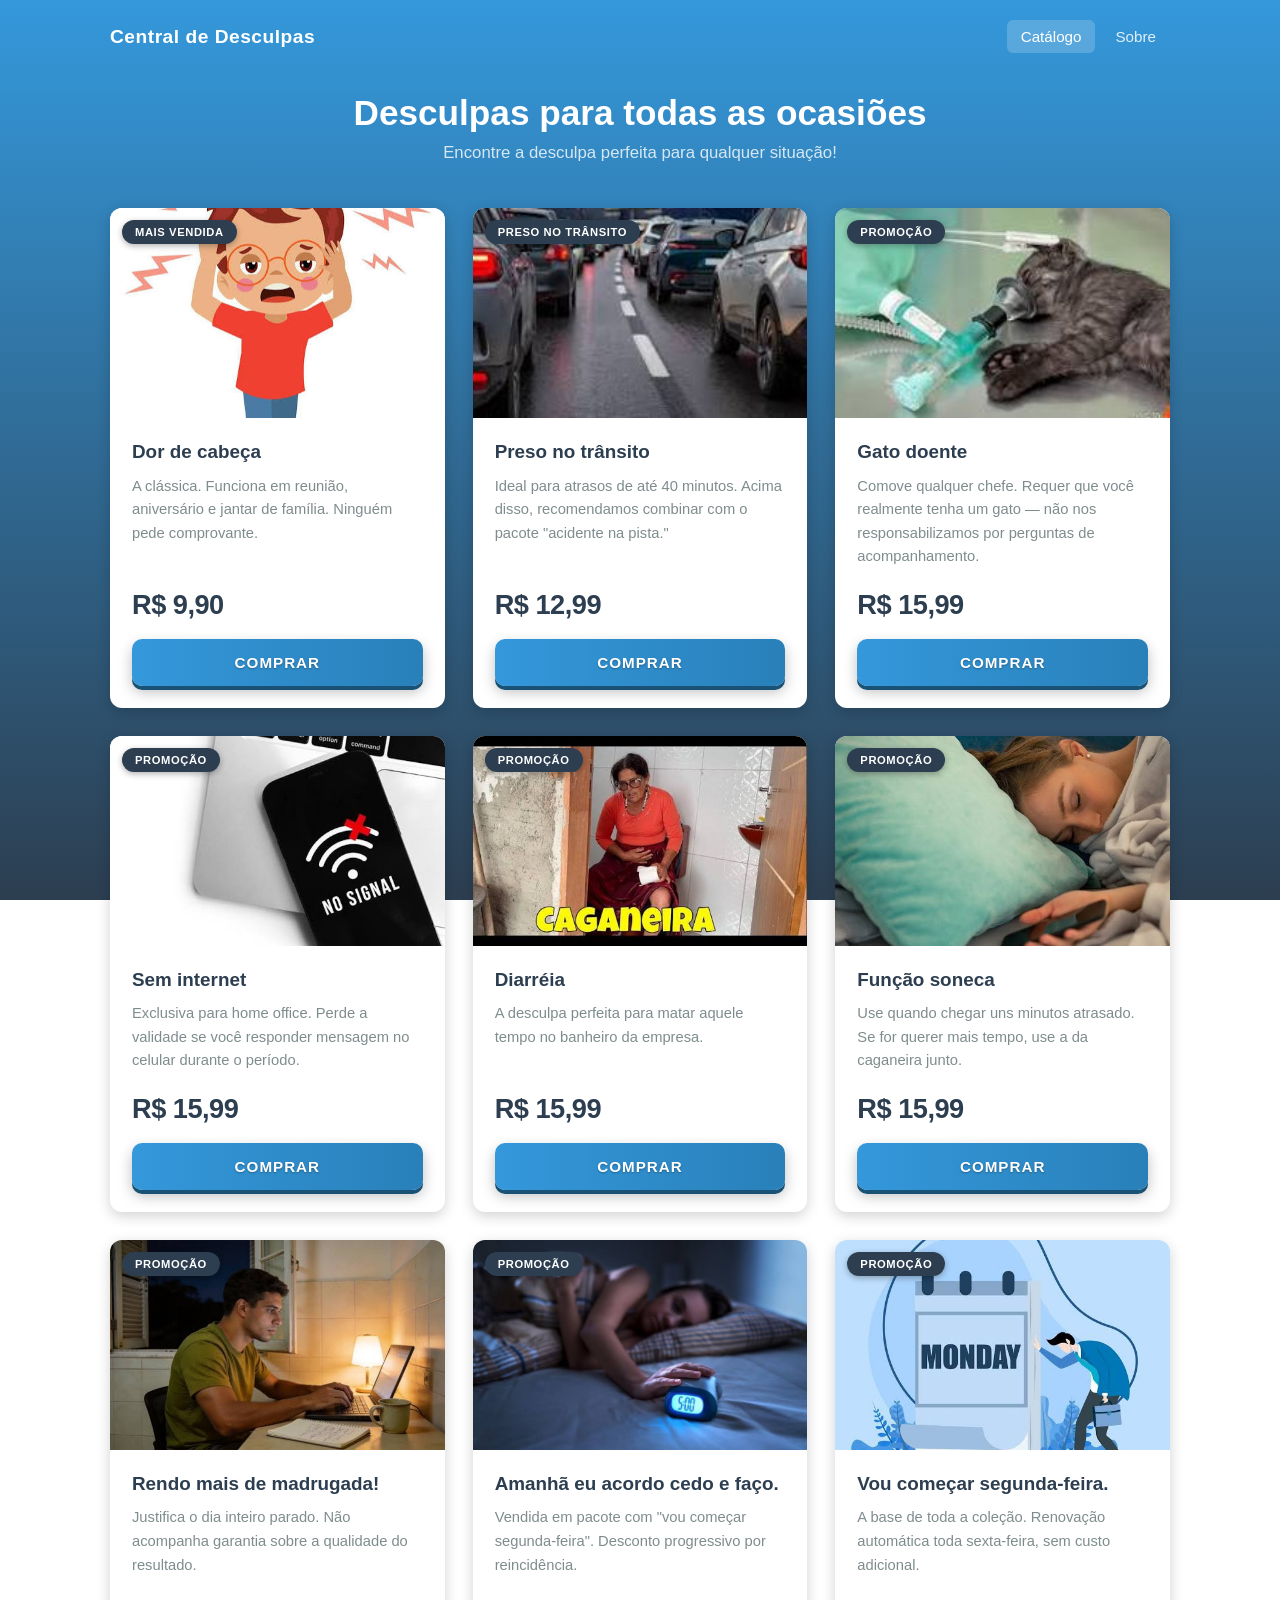
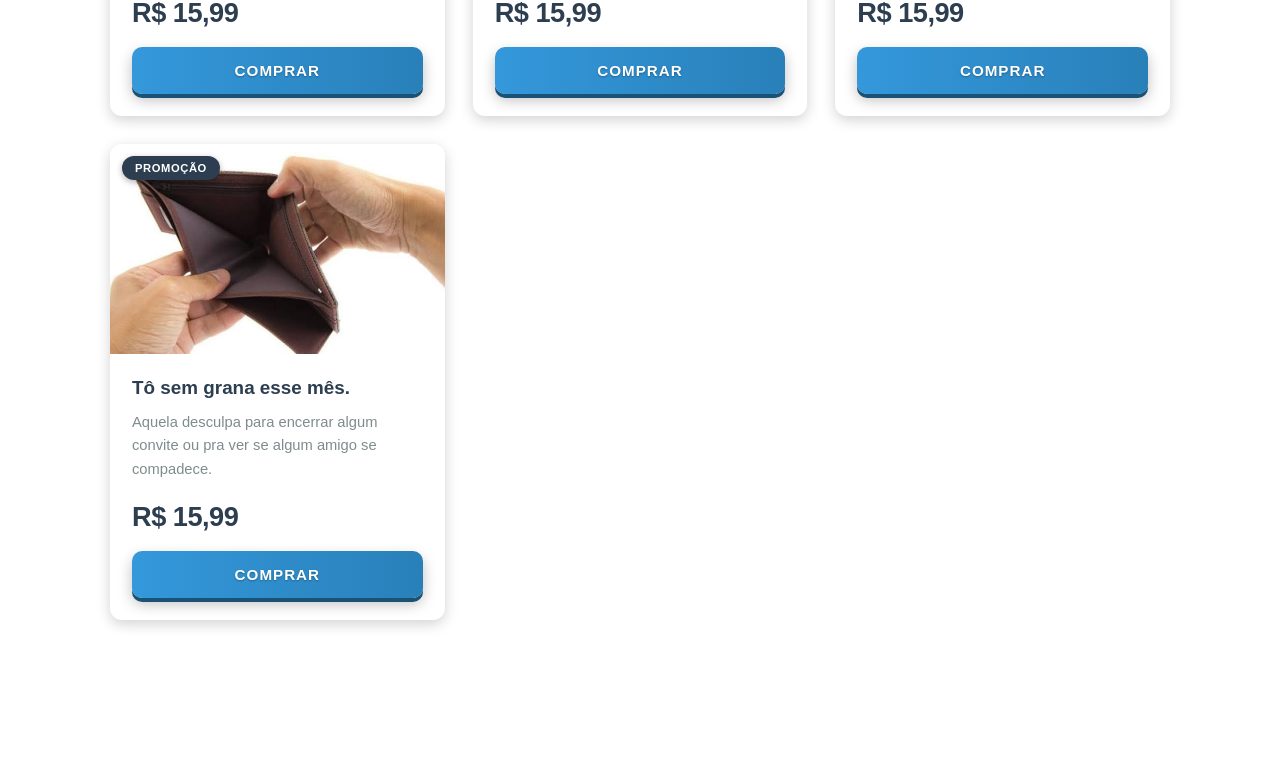
<file: index.html>
<!DOCTYPE html>
<html lang="en">

<head>
    <meta charset="UTF-8">
    <meta name="viewport" content="width=device-width, initial-scale=1.0">
    <title>Central de Desculpas</title>
    <link rel="stylesheet" href="style/index.css">
</head>

<body>

    <!-- ================ CABEÇALHO ================ -->
    <header class="cabecalho">
        <span class="cabecalho__marca ">Central de Desculpas</span>
        <nav class="cabecalho__nav">
            <a id="atual" href="#catalogo" class="cabecalho__link">Catálogo</a>
            <a href="sobre.html" class="cabecalho__link">Sobre</a>
        </nav>
    </header>

    <h1 class="titulo">Desculpas para todas as ocasiões</h1>
    <p class="subtitulo">Encontre a desculpa perfeita para qualquer situação!</p>


    <!-- ================ CATÁLOGO ================ -->


    <main class="catalogo" id="catalogo">

        <article class="produto">
            <div class="produto__foto">
                <img src="assets/dordecabeça.jpg" alt="Dor de cabeça">
                <span class="produto__etiqueta">Mais vendida</span>
            </div>
            <div class="produto__corpo">
                <h2 class="produto__nome">Dor de cabeça</h2>
                <p class="produto__descricao">A clássica. Funciona em reunião, aniversário e jantar de família.
                    Ninguém pede comprovante.</p>
                <span class="produto__preco">R$ 9,90</span>
                <button type="button" class="produto__botao1">Comprar</button>
            </div>

        </article>
        <article class="produto">
            <div class="produto__foto">
                <img src="assets/presonotransito.jpg" alt="Preso no trânsito">
                <span class="produto__etiqueta">Preso no trânsito</span>
            </div>
            <div class="produto__corpo">
                <h2 class="produto__nome">Preso no trânsito</h2>
                <p class="produto__descricao">Ideal para atrasos de até 40 minutos. Acima disso, recomendamos
                    combinar com o pacote "acidente na pista."</p>
                <span class="produto__preco">R$ 12,99</span>
                <button type="button" class="produto__botao">Comprar</button>
            </div>
        </article>
        <article class="produto">
            <div class="produto__foto">
                <img src="assets/gatodoente.jpg" alt="Gato doente">
                <span class="produto__etiqueta">Promoção</span>
            </div>
            <div class="produto__corpo">
                <h2 class="produto__nome">Gato doente</h2>
                <p class="produto__descricao"> Comove qualquer chefe. Requer que você realmente tenha um gato —
                    não nos responsabilizamos por perguntas de acompanhamento.</p>
                <span class="produto__preco">R$ 15,99</span>
                <button type="button" class="produto__botao">Comprar</button>
            </div>
        </article>
        <article class="produto">
            <div class="produto__foto">
                <img src="assets/seminternet.jpg" alt="Sem internet">
                <span class="produto__etiqueta">Promoção</span>
            </div>
            <div class="produto__corpo">
                <h2 class="produto__nome">Sem internet</h2>
                <p class="produto__descricao"> Exclusiva para home office. Perde a validade se você responder
                    mensagem no celular durante o período.</p>
                <span class="produto__preco">R$ 15,99</span>
                <button type="button" class="produto__botao">Comprar</button>
            </div>
        </article>
        <article class="produto">
            <div class="produto__foto">
                <img src="assets/caganeira.jpg" alt="Caganeira">
                <span class="produto__etiqueta">Promoção</span>
            </div>
            <div class="produto__corpo">
                <h2 class="produto__nome">Diarréia</h2>
                <p class="produto__descricao">A desculpa perfeita para matar aquele tempo no banheiro da empresa.</p>
                <span class="produto__preco">R$ 15,99</span>

                <!-- id = o "nome" que o JS usa pra achar este botão específico -->
                <button type="button" class="produto__botao" id="botao-caganeira">Comprar</button>

                <!-- preload="auto" = o navegador já baixa o som antes do clique, pra não atrasar -->
                <!-- sem "controls" a tag não aparece na tela: é só o tocador invisível -->
                <audio id="som-caganeira" src="assets/cagao.mp3" preload="auto"></audio>
            </div>
        </article>
        <article class="produto">
            <div class="produto__foto">
                <img src="assets/funcaosoneca.jpg" alt="Função soneca">
                <span class="produto__etiqueta">Promoção</span>
            </div>
            <div class="produto__corpo">
                <h2 class="produto__nome">Função soneca</h2>
                <p class="produto__descricao">Use quando chegar uns minutos atrasado. Se for querer mais tempo, use a da
                    caganeira junto.</p>
                <span class="produto__preco">R$ 15,99</span>
                <button type="button" class="produto__botao">Comprar</button>
            </div>
        </article>
        <article class="produto">
            <div class="produto__foto">
                <img src="assets/madrugada.jpg" alt="Madrugada">
                <span class="produto__etiqueta">Promoção</span>
            </div>
            <div class="produto__corpo">
                <h2 class="produto__nome">Rendo mais de madrugada!</h2>
                <p class="produto__descricao">Justifica o dia inteiro parado. Não acompanha garantia sobre a qualidade
                    do resultado.</p>
                <span class="produto__preco">R$ 15,99</span>
                <button type="button" class="produto__botao">Comprar</button>
            </div>
        </article>
        <article class="produto">
            <div class="produto__foto">
                <img src="assets/acordocedo.jpg" alt="Acordo cedo">
                <span class="produto__etiqueta">Promoção</span>
            </div>
            <div class="produto__corpo">
                <h2 class="produto__nome">Amanhã eu acordo cedo e faço.</h2>
                <p class="produto__descricao">Vendida em pacote com "vou começar segunda-feira". Desconto progressivo
                    por reincidência.</p>
                <span class="produto__preco">R$ 15,99</span>
                <button type="button" class="produto__botao">Comprar</button>
            </div>
        </article>
        <article class="produto">
            <div class="produto__foto">
                <img src="assets/segunda.jpg" alt="segunda">
                <span class="produto__etiqueta">Promoção</span>
            </div>
            <div class="produto__corpo">
                <h2 class="produto__nome">Vou começar segunda-feira.</h2>
                <p class="produto__descricao">A base de toda a coleção. Renovação automática toda sexta-feira, sem custo
                    adicional.</p>
                <span class="produto__preco">R$ 15,99</span>
                <button type="button" class="produto__botao">Comprar</button>
            </div>
        </article>
        <article class="produto">
            <div class="produto__foto">
                <img src="assets/semgrana.jpg" alt="Sem grana">
                <span class="produto__etiqueta">Promoção</span>
            </div>
            <div class="produto__corpo">
                <h2 class="produto__nome">Tô sem grana esse mês.</h2>
                <p class="produto__descricao">Aquela desculpa para encerrar algum convite ou pra ver se algum amigo se
                    compadece.</p>
                <span class="produto__preco">R$ 15,99</span>
                <button type="button" class="produto__botao">Comprar</button>
            </div>
        </article>
    </main>

    
    <footer class="rodape" id="rodape">
        <p>Central de Desculpas  catálogo.</p>
    </footer>

    <script src="js/script.js"></script>  <!-- carrega o JS no fim: o HTML já existe quando o script roda -->
</body>


</html>
</file>
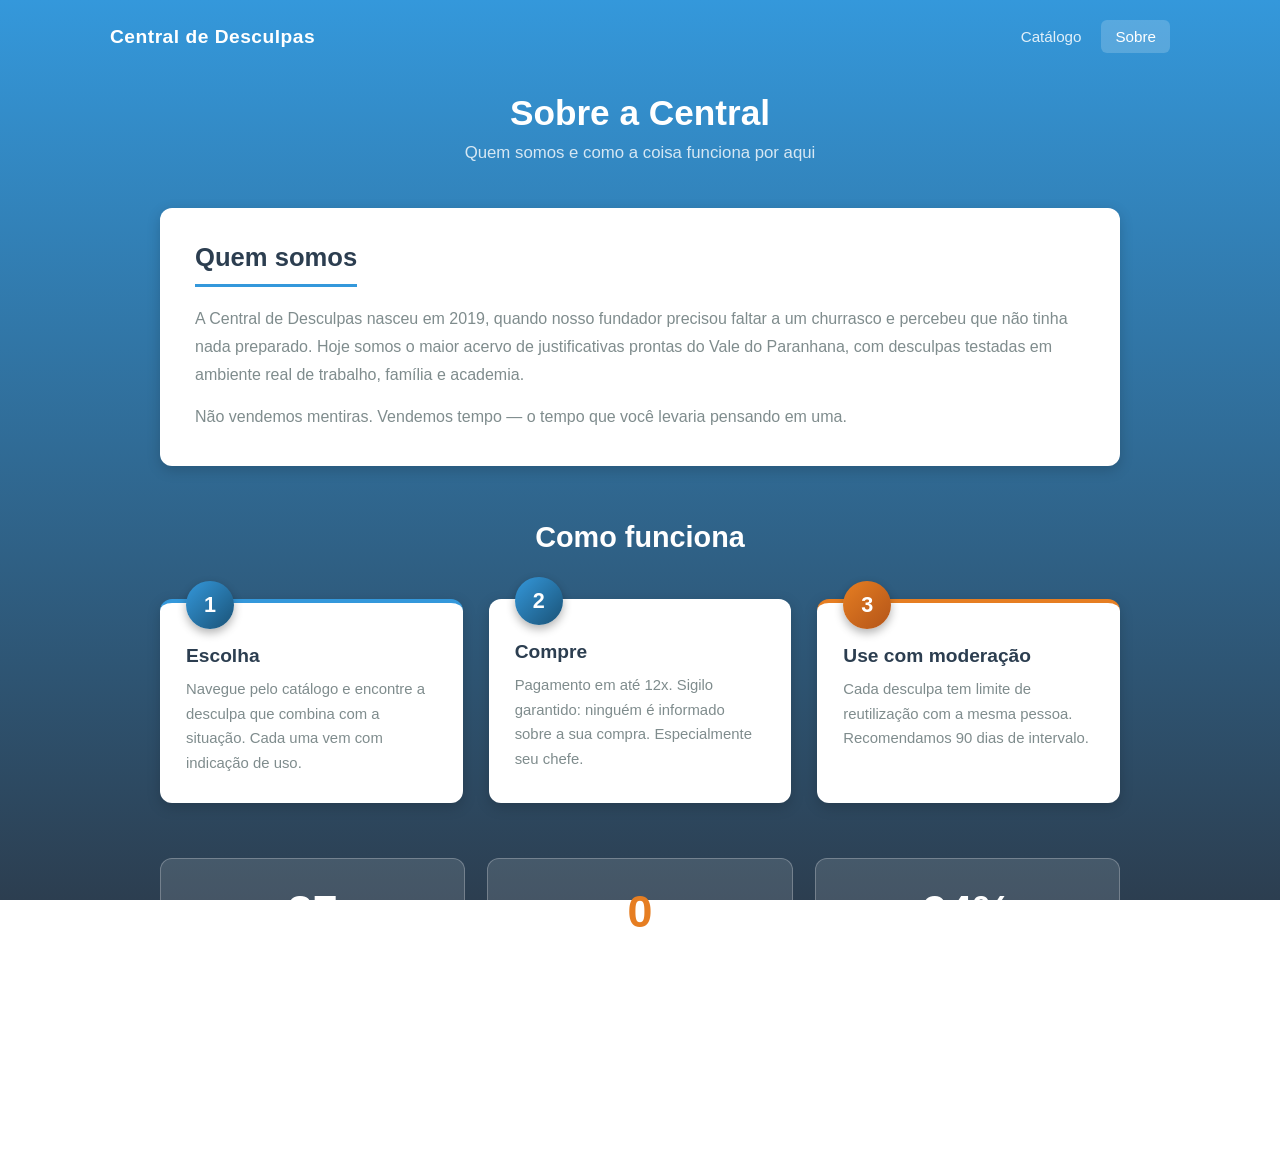
<file: sobre.html>
<!DOCTYPE html>
<html lang="pt-BR">

<head>
    <meta charset="UTF-8">
    <meta name="viewport" content="width=device-width, initial-scale=1.0">
    <title>Sobre | Central de Desculpas</title>
    <link rel="stylesheet" href="style/sobre.css">
</head>

<body>

    <!-- ================ CABEÇALHO ================ -->
    <header class="cabecalho">
        <span class="cabecalho__marca">Central de Desculpas</span>
        <nav class="cabecalho__nav">
            <a href="index.html" class="cabecalho__link">Catálogo</a>
            <a id="atual" href="sobre.html" class="cabecalho__link">Sobre</a>
        </nav>
    </header>

    <h1 class="titulo">Sobre a Central</h1>
    <p class="subtitulo">Quem somos e como a coisa funciona por aqui</p>

    <main class="conteudo">

        <!-- ================ QUEM SOMOS ================ -->
        <section class="bloco">
            <h2 class="bloco__titulo">Quem somos</h2>
            <p class="bloco__texto">
                A Central de Desculpas nasceu em 2019, quando nosso fundador precisou
                faltar a um churrasco e percebeu que não tinha nada preparado. Hoje somos
                o maior acervo de justificativas prontas do Vale do Paranhana, com
                desculpas testadas em ambiente real de trabalho, família e academia.
            </p>
            <p class="bloco__texto">
                Não vendemos mentiras. Vendemos tempo — o tempo que você levaria
                pensando em uma.
            </p>
        </section>

        <!-- ================ COMO FUNCIONA ================ -->
        <section class="secao-passos">
            <h2 class="secao-passos__titulo">Como funciona</h2>

            <ol class="passos">

                <li class="passo">
                    <h3 class="passo__nome">Escolha</h3>
                    <p class="passo__texto">
                        Navegue pelo catálogo e encontre a desculpa que combina com a
                        situação. Cada uma vem com indicação de uso.
                    </p>
                </li>

                <li class="passo">
                    <h3 class="passo__nome">Compre</h3>
                    <p class="passo__texto">
                        Pagamento em até 12x. Sigilo garantido: ninguém é informado sobre
                        a sua compra. Especialmente seu chefe.
                    </p>
                </li>

                <li class="passo">
                    <h3 class="passo__nome">Use com moderação</h3>
                    <p class="passo__texto">
                        Cada desculpa tem limite de reutilização com a mesma pessoa.
                        Recomendamos 90 dias de intervalo.
                    </p>
                </li>

            </ol>
        </section>

        <!-- ================ NÚMEROS ================ -->
        <section class="numeros">

            <div class="numero">
                <span class="numero__valor">37</span>
                <span class="numero__rotulo">desculpas no catálogo</span>
            </div>

            <div class="numero">
                <span class="numero__valor">0</span>
                <span class="numero__rotulo">pedidos de reembolso</span>
            </div>

            <div class="numero">
                <span class="numero__valor">94%</span>
                <span class="numero__rotulo">de aprovação com chefes e sogras</span>
            </div>

        </section>

    </main>

    <footer class="rodape" id="rodape">
        <p>Central de Desculpas &mdash; catálogo fictício, feito para aprender HTML e CSS.</p>
    </footer>

</body>

</html>
</file>
<file: style/index.css>
/* ============ 1> MEXE NA PAGINA TODA ============ */

* {
  margin: 0;                         /* tira a margem padrão de todos os elementos */
    padding: 0;                        /* tira o recuo padrão das listas */
    padding: 0;                         /* tira o recuo padrão das listas */
    box-sizing: border-box;             /* padding e borda contam DENTRO da largura */
}

img {
    display: block;                     /* elimina o espacinho branco embaixo da imagem */
    max-width: 100%;                    /* imagem nunca estoura o container */
}

a {
    text-decoration: none;              /* tira o sublinhado dos links da navegação */
}

button {
    font-family: inherit;               /* botão herda a fonte da página */
    font-size: inherit;                 /* sem isso vira Arial 13px */
    cursor: pointer;                    /* mãozinha ao passar o mouse no botão de compra e navegação */
    border: none;                       /* tira a borda cinza padrão */
}


/* ============ 2. Mexe nos containers ============ */

:root {
    --azul:        #3498db;            /* cor de toda a página */
    --azul-medio:  #2980b9;             /* tom do meio, usado no botão */
    --azul-base:   #1a5276;             /* tom mais escuro: a "lateral" do botão */
    --azul-escuro: #2c3e50;             /* base do gradiente da página */

    --card:        #ffffff;  /* fundo do card do produto */
    --texto:       #2c3e50;  /* cor do texto do card */
    --texto-suave: #7f8c8d;           /* cor do texto do card, mas mais suave */
    --fundo-ilus:  #eef4f9;             /* fundo atrás das ilustrações */

    --raio: 12px;   /* raio de borda dos cards e botões */
    --transicao: .3s ease;  /* tempo e curva da transição de hover */
}


/* ============ 3. BASE ============ */

body {
    font-family: Arial, Helvetica, sans-serif; /* fonte sem serifa, fácil de ler */
    min-height: 100vh;   /* garante que o gradiente cubra a tela inteira */
    background: linear-gradient(to bottom, var(--azul), var(--azul-escuro)); /* gradiente vertical do topo pro rodapé */
    background-attachment: fixed;       /* trava o gradiente: não repete ao rolar */
    padding-bottom: 40px;
}


/* ============ 4. CABEÇALHO ============ */

#atual {
    color: #ffffff;
    background-color: rgba(255, 255, 255, .18);
}

.cabecalho {
    display: flex;                      /* marca e menu lado a lado */
    align-items: center;
    justify-content: space-between;     /* marca à esquerda, menu à direita */
    flex-wrap: wrap;                    /* em tela estreita o menu desce */
    gap: 12px;      /* espaçamento entre marca e menu quando o menu desce */
    max-width: 1100px;  /* largura máxima do conteúdo */
    margin: 0 auto; /* centraliza o conteúdo do cabeçalho */
    padding: 20px; /* espaçamento interno do cabeçalho */
}

.cabecalho__marca {
    color: #ffffff;
    font-size: 1.2rem;  /* tamanho da fonte da marca */
    font-weight: bold;  /* deixa a marca em negrito */
    letter-spacing: .5px;  /* espaçamento entre letras da marca */
}

.cabecalho__nav {
    display: flex;
    gap: 6px;  /* espaçamento entre os links do menu */
}

.cabecalho__link {
    color: rgba(255, 255, 255, .85);
    padding: 8px 14px;                  /* aumenta a área clicável */
    border-radius: 6px;   /* arredonda os cantos do fundo do link */
    font-size: .95rem;  /* tamanho da fonte dos links do menu */
    transition: background-color var(--transicao),
                color var(--transicao);
 list-style: none; /* remove os marcadores de lista */


}

.cabecalho__link:hover,
.cabecalho__link:focus {                /* mesmo visual pro mouse e pro teclado */
    background-color: rgba(255, 255, 255, .18);
    color: #ffffff;
}


/* ============ 5. TÍTULO ============ */

.titulo {
    color: #ffffff;
    text-align: center;
    font-size: 2.2rem;
    padding-top: 20px;
}

.subtitulo {
    color: rgba(255, 255, 255, .8);
    text-align: center;
    margin-top: 10px;
    font-size: 1.05rem;
}


/* ============ 6. GRID DO CATÁLOGO ============ */

.catalogo {
    max-width: 1100px; /* largura máxima do conteúdo */
    margin: 45px auto 0;  /* centraliza o conteúdo do catálogo */
    padding: 0 20px;  /* espaçamento interno do catálogo */

    display: grid;
    grid-template-columns: repeat(auto-fill, minmax(280px, 1fr));
    gap: 28px;
}
/* auto-fill = cria quantas colunas couberem sozinho
   minmax(280px, 1fr) = cada coluna tem no mínimo 280px e divide a sobra
   Resultado: 3 colunas no notebook, 2 no tablet, 1 no celular — sem media query */


/* ============ 7. CARD DO PRODUTO ============ */

.produto {
    background-color: var(--card);
    border-radius: var(--raio);
    overflow: hidden;                   /* corta a foto nos cantos arredondados */
    box-shadow: 0 4px 14px rgba(0, 0, 0, .18);

    display: flex;
    flex-direction: column;             /* foto em cima, corpo embaixo */

    transition: transform var(--transicao),
                box-shadow var(--transicao);
}

.produto:hover {
    transform: translateY(-8px) scale(1.02);        /* sobe e cresce um pouco */
    box-shadow: 0 14px 32px rgba(0, 0, 0, .35);     /* sombra maior = parece mais alto */
}

/* --- Foto --- */
.produto__foto {
    position: relative;                 /* âncora para a etiqueta por cima */
    height: 210px;                      /* ALTURA FIXA: é isso que alinha os cards */
    overflow: hidden;                   /* segura a foto dentro da caixa */
    background-color: var(--fundo-ilus);
}

.produto__foto img {
    width: 100%;
    height: 100%;                       /* preenche os 210px da caixa... */
    object-fit: cover;                  /* ...cortando o excesso, sem espremer a foto */
    object-position: center;            /* corta pelas bordas, mantendo o centro */
    transition: transform .5s ease;
}

.produto:hover .produto__foto img {     /* mouse no CARD afeta a IMAGEM dentro dele */
    transform: scale(1.1);              /* zoom de 10% */
}

/* Variação para ILUSTRAÇÕES (desenho com fundo branco).
   Cortar um desenho fica horrível — então aqui a imagem
   é encaixada inteira, com folga, em vez de preencher. */
.produto__foto--ilustracao img {
    object-fit: contain;                /* mostra a ilustração INTEIRA, sem cortar */
    padding: 14px;                      /* respiro entre o desenho e a borda */
}

.produto:hover .produto__foto--ilustracao img {
    transform: scale(1.06);             /* zoom menor: ilustração não tem sobra pra cortar */
}

/* --- Etiqueta --- */
.produto__etiqueta {
    position: absolute;                 /* flutua SOBRE a foto */
    top: 12px;
    left: 12px;
    padding: 6px 13px;
    border-radius: 20px;                /* valor alto = pílula */
    background-color: var(--azul-escuro);
    color: #ffffff;
    font-size: .7rem;
    font-weight: bold;
    text-transform: uppercase;          /* MAIÚSCULA sem mexer no HTML */
    letter-spacing: .6px;
    box-shadow: 0 2px 6px rgba(0, 0, 0, .3);
}

/* --- Corpo --- */
.produto__corpo {
    padding: 22px;

    flex: 1;                            /* estica pra ocupar a sobra do card */
    display: flex;
    flex-direction: column;             /* nome, descrição, preço e botão empilhados */
}

.produto__nome {
    color: var(--texto);
    font-size: 1.18rem;
    line-height: 1.3;
    margin-bottom: 10px;
}

.produto__descricao {
    color: var(--texto-suave);
    font-size: .92rem;
    line-height: 1.6;
    margin-bottom: 20px;
}

.produto__preco {
    display: block;                     /* <span> é inline; block faz a margem funcionar */
    color: var(--azul-escuro);
    font-size: 1.7rem;                 /* preço grande e chamativo */
    font-weight: bold;
    letter-spacing: -.5px;              /* números apertadinhos parecem preço de verdade */
    margin-bottom: 18px;

    margin-top: auto;                   /* empurra preço E botão pro fim do card */
}
/* O "margin-top: auto" aqui é o que alinha todos os botões na mesma altura,
   mesmo com descrições de tamanhos diferentes. */


/* ============ 8. BOTÃO DE COMPRA ============ */

.produto__botao {
    width: 100%;                        /* ocupa a largura toda do card */
    padding: 15px 20px;
    border-radius: 10px;

    background: linear-gradient(to right,
                var(--azul), var(--azul-medio), var(--azul-base));
    background-size: 200% auto;         /* gradiente do dobro da largura do botão */

    color: #ffffff;
    font-size: .95rem;
    font-weight: bold;
    letter-spacing: 1px;
    text-transform: uppercase;
    text-shadow: 0 1px 2px rgba(0, 0, 0, .3);        /* relevo na palavra */

    box-shadow: 0 4px 0 var(--azul-base),            /* a ESPESSURA do botão (sem borrão) */
                0 6px 14px rgba(0, 0, 0, .25);       /* sombra projetada no card */

    transition: background-position .45s ease,
                transform var(--transicao),
                box-shadow var(--transicao);

}

.produto__botao:hover {
    background-position: right center;               /* desliza pro tom escuro */
    transform: translateY(-2px);                     /* levanta */
    box-shadow: 0 6px 0 var(--azul-base),            /* espessura aumenta junto */
                0 10px 20px rgba(0, 0, 0, .3);

                
}

.produto__botao:focus {                 /* selecionado pelo teclado (tecla Tab) */
    outline: 3px solid var(--azul-escuro);
    outline-offset: 3px;
}

.produto__botao:active {                /* no instante do clique */
    transform: translateY(4px);         /* afunda exatamente a altura da base */
    box-shadow: 0 0 0 var(--azul-base), /* espessura vai a zero: encostou */
                0 1px 4px rgba(0, 0, 0, .3);
}


.produto__botao1 {
    width: 100%;                        /* ocupa a largura toda do card */
    padding: 15px 20px;
    border-radius: 10px;

    background: linear-gradient(to right,
                var(--azul), var(--azul-medio), var(--azul-base));
    background-size: 200% auto;         /* gradiente do dobro da largura do botão */

    color: #ffffff;
    font-size: .95rem;
    font-weight: bold;
    letter-spacing: 1px;
    text-transform: uppercase;
    text-shadow: 0 1px 2px rgba(0, 0, 0, .3);        /* relevo na palavra */

    box-shadow: 0 4px 0 var(--azul-base),            /* a ESPESSURA do botão (sem borrão) */
                0 6px 14px rgba(0, 0, 0, .25);       /* sombra projetada no card */

    transition: background-position .45s ease,
                transform var(--transicao),
                box-shadow var(--transicao);
}


.produto__botao1:hover {
        background-position: right center;               /* desliza pro tom escuro */
    transform: translateY(-2px);                     /* levanta */
    box-shadow: 0 6px 0 var(--azul-base),            /* espessura aumenta junto */
                0 10px 20px rgba(0, 0, 0, .3);

      rotate:6deg;               
}

.produto__botao1:focus {                 /* selecionado pelo teclado (tecla Tab) */
    outline: 3px solid var(--azul-escuro);
    outline-offset: 3px;
}

.produto__botao1:active {                /* no instante do clique */
    transform: translateY(4px);         /* afunda exatamente a altura da base */
    box-shadow: 0 0 0 var(--azul-base), /* espessura vai a zero: encostou */
                0 1px 4px rgba(0, 0, 0, .3);
}

@keyframes tremer {
  0% { transform: translateX(0); }
  20% { transform: translateX(-5px); }
  40% { transform: translateX(5px); }
  60% { transform: translateX(-5px); }
  80% { transform: translateX(5px); }
  100% { transform: translateX(0); }
}

.produto__botao1:hover {
  animation: tremer 0.3s ease-in-out infinite;
}

   



/* ============ 9. RODAPÉ ============ */

.rodape {
    max-width: 1100px;
    margin: 55px auto 0;
    padding: 25px 20px;
    border-top: 1px solid rgba(255, 255, 255, .2);
    color: rgba(255, 255, 255, .7);
    text-align: center;
    font-size: 12px;
}
</file>
<file: style/sobre.css>
/* ==========================================================
   CENTRAL DE DESCULPAS — Sobre
   ---------------------------------------------------------
   1. Reset       4. Cabeçalho    7. Passos (como funciona)
   2. Variáveis   5. Título       8. Números
   3. Base        6. Bloco texto  9. Rodapé   10. Animação
   ========================================================== */


/* ============ 1. RESET ============ */

* {
    margin: 0;
    padding: 0;
    box-sizing: border-box;             /* padding e borda contam DENTRO da largura */
}

img {
    display: block;
    max-width: 100%;
}

a {
    text-decoration: none;              /* tira o sublinhado dos links */
}

ol, ul {
    list-style: none;                   /* tira os números da lista: os nossos vêm do CSS */
}


/* ============ 2. VARIÁVEIS ============ */

:root {
    --azul:        #3498db;
    --azul-medio:  #2980b9;
    --azul-base:   #1a5276;
    --azul-escuro: #2c3e50;
    --alerta:      #e67e22;             /* laranja: usado no último passo */

    --card:        #ffffff;
    --texto:       #2c3e50;
    --texto-suave: #7f8c8d;

    --raio: 12px;
    --transicao: .3s ease;
}


/* ============ 3. BASE ============ */

body {
    font-family: Arial, Helvetica, sans-serif;
    min-height: 100vh;
    background: linear-gradient(to bottom, var(--azul), var(--azul-escuro));
    background-attachment: fixed;       /* trava o gradiente: não repete ao rolar */
    padding-bottom: 40px;
}


/* ============ 4. CABEÇALHO ============ */

.cabecalho {
    display: flex;
    align-items: center;
    justify-content: space-between;
    flex-wrap: wrap;
    gap: 12px;
    max-width: 1100px;
    margin: 0 auto;
    padding: 20px;
}

.cabecalho__marca {
    color: #ffffff;
    font-size: 1.2rem;
    font-weight: bold;
    letter-spacing: .5px;
}

.cabecalho__nav {
    display: flex;
    gap: 6px;
}

.cabecalho__link {
    color: rgba(255, 255, 255, .85);
    padding: 8px 14px;
    border-radius: 6px;
    font-size: .95rem;
    transition: background-color var(--transicao),
                color var(--transicao);
}

.cabecalho__link:hover,
.cabecalho__link:focus {                /* mesmo visual pro mouse e pro teclado */
    background-color: rgba(255, 255, 255, .18);
    color: #ffffff;
}

#atual {                                /* marca a página em que você está */
    color: #ffffff;
    background-color: rgba(255, 255, 255, .18);
}


/* ============ 5. TÍTULO ============ */

.titulo {
    color: #ffffff;
    text-align: center;
    font-size: 2.2rem;
    padding-top: 20px;
}

.subtitulo {
    color: rgba(255, 255, 255, .8);
    text-align: center;
    margin-top: 10px;
    font-size: 1.05rem;
}

.conteudo {
    max-width: 1000px;
    margin: 45px auto 0;                /* 45px em cima, centralizado */
    padding: 0 20px;
}


/* ============ 6. BLOCO "QUEM SOMOS" ============ */

.bloco {
    background-color: var(--card);
    border-radius: var(--raio);
    padding: 35px;
    box-shadow: 0 4px 14px rgba(0, 0, 0, .18);
    animation: subir .6s ease both;     /* entra deslizando (ver seção 10) */
}

.bloco__titulo {
    color: var(--azul-escuro);
    font-size: 1.6rem;
    margin-bottom: 18px;
    padding-bottom: 12px;
    border-bottom: 3px solid var(--azul);   /* risco azul sob o título */
    display: inline-block;              /* faz o risco parar no fim da palavra */
}

.bloco__texto {
    color: var(--texto-suave);
    line-height: 1.75;                  /* texto respirado é mais fácil de ler */
    margin-bottom: 14px;
}

.bloco__texto:last-child {              /* o último parágrafo não precisa de margem */
    margin-bottom: 0;
}


/* ============ 7. PASSOS — COMO FUNCIONA ============ */

.secao-passos {
    margin-top: 55px;
}

.secao-passos__titulo {
    color: #ffffff;
    font-size: 1.8rem;
    text-align: center;
    margin-bottom: 45px;                /* 45px porque o número do passo sobe pra fora do card */
}

.passos {
    counter-reset: passo;               /* cria um contador chamado "passo", zerado */

    display: grid;
    grid-template-columns: repeat(auto-fit, minmax(250px, 1fr));
    gap: 26px;
}

.passo {
    counter-increment: passo;           /* soma 1 no contador a cada <li> */
    position: relative;                 /* âncora pro número posicionado por cima */

    background-color: var(--card);
    border-radius: var(--raio);
    padding: 42px 26px 28px;            /* 42px no topo: espaço pro número */
    box-shadow: 0 4px 14px rgba(0, 0, 0, .18);

    transition: transform var(--transicao),
                box-shadow var(--transicao);
}

.passo:hover {
    transform: translateY(-6px);
    box-shadow: 0 12px 26px rgba(0, 0, 0, .3);
}

/* O número redondo — escrito pelo CSS, não pelo HTML */
.passo::before {
    content: counter(passo);            /* pega o valor atual do contador */
    position: absolute;
    top: -22px;                         /* metade pra fora do card */
    left: 26px;

    width: 48px;
    height: 48px;
    border-radius: 50%;                 /* 50% num quadrado = círculo */

    display: flex;                      /* usado só pra centralizar o número */
    align-items: center;
    justify-content: center;

    background: linear-gradient(135deg, var(--azul), var(--azul-base));
    color: #ffffff;
    font-size: 1.35rem;
    font-weight: bold;
    box-shadow: 0 4px 10px rgba(0, 0, 0, .3);
}

.passo__nome {
    color: var(--azul-escuro);
    font-size: 1.2rem;
    margin-bottom: 10px;
}

.passo__texto {
    color: var(--texto-suave);
    font-size: .93rem;
    line-height: 1.65;
}

/* Primeiro passo: é por onde se começa, então ganha destaque azul */
.passo:first-child {
    border-top: 4px solid var(--azul);
}

/* Último passo: é o aviso, então muda pro laranja */
.passo:last-child {
    border-top: 4px solid var(--alerta);
}

.passo:last-child::before {
    background: linear-gradient(135deg, var(--alerta), #b35418);   /* número laranja também */
}


/* ============ 8. NÚMEROS ============ */

.numeros {
    margin-top: 55px;

    display: grid;
    grid-template-columns: repeat(auto-fit, minmax(210px, 1fr));
    gap: 22px;
}

.numero {
    background-color: rgba(255, 255, 255, .12);      /* branco translúcido sobre o gradiente */
    border: 1px solid rgba(255, 255, 255, .25);
    border-radius: var(--raio);
    padding: 30px 22px;
    text-align: center;
    transition: background-color var(--transicao),
                transform var(--transicao);
}

.numero:hover {
    background-color: rgba(255, 255, 255, .2);
    transform: scale(1.04);
}

.numero__valor {
    display: block;                     /* <span> é inline; block permite a margem */
    color: #ffffff;
    font-size: 2.8rem;
    font-weight: bold;
    line-height: 1;
    margin-bottom: 8px;
}

.numero__rotulo {
    color: rgba(255, 255, 255, .8);
    font-size: .9rem;
}

/* O do meio é o mais engraçado, então recebe destaque */
.numero:nth-child(2) .numero__valor {
    color: var(--alerta);
}


/* ============ 9. RODAPÉ ============ */

.rodape {
    max-width: 1100px;
    margin: 55px auto 0;
    padding: 25px 20px;
    border-top: 1px solid rgba(255, 255, 255, .2);
    color: rgba(255, 255, 255, .7);
    text-align: center;
    font-size: .85rem;
}


/* ============ 10. ANIMAÇÃO DE ENTRADA ============ */

@keyframes subir {
    from {
        opacity: 0;                     /* começa invisível... */
        transform: translateY(25px);    /* ...e 25px abaixo do lugar */
    }
    to {
        opacity: 1;
        transform: translateY(0);       /* termina no lugar, visível */
    }
}

/* Aplica nos passos e nos números, um depois do outro */
.passo,
.numero {
    animation: subir .6s ease both;     /* "both" segura o estado inicial antes de começar */
}

.passo:nth-child(1), .numero:nth-child(1) { animation-delay: .10s; }
.passo:nth-child(2), .numero:nth-child(2) { animation-delay: .25s; }
.passo:nth-child(3), .numero:nth-child(3) { animation-delay: .40s; }
</file>
